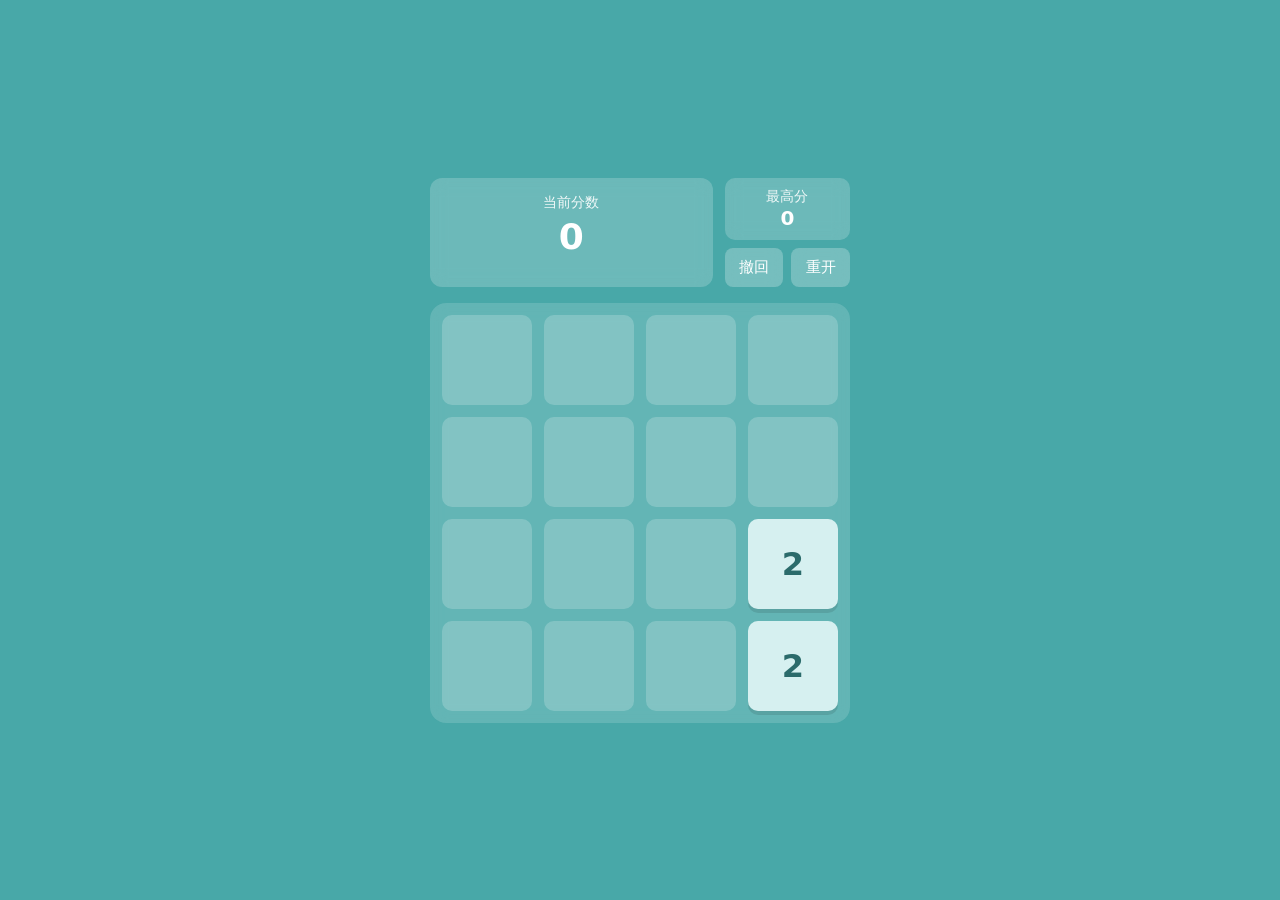
<file: game2048.html>
<!DOCTYPE html>
<html lang="zh-CN">
<head>
    <meta charset="UTF-8">
    <meta name="viewport" content="width=device-width, initial-scale=1.0, user-scalable=no">
    <title>2048 清新版</title>
    <style>
        * {
            margin: 0;
            padding: 0;
            box-sizing: border-box;
            font-family: 'Segoe UI', system-ui, sans-serif;
            touch-action: none;
        }

        body {
            min-height: 100vh;
            display: flex;
            justify-content: center;
            align-items: center;
            background-color: #48a8a8;
            padding: 20px;
        }

        .game-container {
            width: 100%;
            max-width: 420px;
            display: flex;
            flex-direction: column;
            gap: 16px;
        }

        /* 顶部信息栏 */
        .header {
            display: flex;
            justify-content: space-between;
            gap: 12px;
        }

        .score-box {
            flex: 2;
            background: rgba(255, 255, 255, 0.2);
            backdrop-filter: blur(8px);
            border-radius: 12px;
            padding: 16px;
            text-align: center;
            color: white;
        }

        .score-label {
            font-size: 14px;
            opacity: 0.9;
            margin-bottom: 4px;
        }

        .score-value {
            font-size: 36px;
            font-weight: 700;
        }

        .side-controls {
            flex: 1;
            display: flex;
            flex-direction: column;
            gap: 8px;
        }

        .best-score {
            background: rgba(255, 255, 255, 0.2);
            backdrop-filter: blur(8px);
            border-radius: 10px;
            padding: 10px;
            text-align: center;
            color: white;
        }

        .best-score .label {
            font-size: 14px;
            opacity: 0.9;
        }

        .best-score .value {
            font-size: 20px;
            font-weight: 700;
        }

        .btn-group {
            display: flex;
            gap: 8px;
        }

        .btn {
            flex: 1;
            padding: 10px 0;
            background: rgba(255, 255, 255, 0.25);
            backdrop-filter: blur(8px);
            border: none;
            border-radius: 8px;
            color: white;
            font-size: 15px;
            font-weight: 500;
            cursor: pointer;
            transition: background 0.2s;
        }

        .btn:hover {
            background: rgba(255, 255, 255, 0.35);
        }

        .btn:active {
            transform: scale(0.98);
        }

        /* 游戏网格面板 */
        .game-board {
            position: relative;
            background: rgba(255, 255, 255, 0.15);
            backdrop-filter: blur(8px);
            border-radius: 16px;
            padding: 12px;
            aspect-ratio: 1 / 1;
        }

        .grid-container {
            display: grid;
            grid-template-columns: repeat(4, 1fr);
            grid-template-rows: repeat(4, 1fr);
            gap: 12px;
            width: 100%;
            height: 100%;
        }

        .grid-cell {
            background: rgba(255, 255, 255, 0.2);
            border-radius: 10px;
        }

        /* 方块层 */
        .tiles-layer {
            position: absolute;
            top: 12px;
            left: 12px;
            right: 12px;
            bottom: 12px;
            pointer-events: none;
        }

        .tile {
            position: absolute;
            border-radius: 10px;
            display: flex;
            justify-content: center;
            align-items: center;
            font-size: 32px;
            font-weight: 700;
            color: white;
            box-shadow: 0 4px 0 rgba(0, 0, 0, 0.1);
            transition: all 0.15s ease;
        }

        /* 低饱和度方块配色 */
        .tile-2 { background-color: #d6f0f0; color: #2b6b6b; }
        .tile-4 { background-color: #a8e0e6; color: #2b6b6b; }
        .tile-8 { background-color: #62b8e0; }
        .tile-16 { background-color: #4a9fdd; }
        .tile-32 { background-color: #2577c7; }
        .tile-64 { background-color: #1d5fa8; }
        .tile-128 { background-color: #304fb8; font-size: 28px; }
        .tile-256 { background-color: #5544b5; font-size: 28px; }
        .tile-512 { background-color: #773eaf; font-size: 28px; }
        .tile-1024 { background-color: #8e3aa5; font-size: 24px; }
        .tile-2048 { background-color: #9f44a3; font-size: 24px; }
        .tile-4096 { background-color: #ad529c; font-size: 24px; }
        .tile-8192 { background-color: #b86494; font-size: 24px; }
        .tile-super { background-color: #c0748e; font-size: 20px; }

        /* 新方块出现动画 */
        .tile-new {
            animation: appear 0.2s ease;
        }

        @keyframes appear {
            0% { transform: scale(0); opacity: 0; }
            100% { transform: scale(1); opacity: 1; }
        }

        /* 游戏结束遮罩 */
        .game-overlay {
            position: absolute;
            top: 0;
            left: 0;
            width: 100%;
            height: 100%;
            background: rgba(72, 168, 168, 0.75);
            backdrop-filter: blur(4px);
            border-radius: 16px;
            display: none;
            flex-direction: column;
            justify-content: center;
            align-items: center;
            gap: 20px;
            z-index: 10;
        }

        .game-overlay h2 {
            color: white;
            font-size: 32px;
            margin: 0;
        }

        .game-overlay p {
            color: rgba(255,255,255,0.95);
            font-size: 18px;
            margin: 0;
        }

        .game-overlay .overlay-btn {
            padding: 12px 36px;
            font-size: 16px;
            background: rgba(255,255,255,0.3);
            backdrop-filter: blur(8px);
            border: none;
            border-radius: 8px;
            color: white;
            font-weight: 500;
            cursor: pointer;
            transition: background 0.2s;
        }

        .game-overlay .overlay-btn:hover {
            background: rgba(255,255,255,0.4);
        }

        /* 移动端字体适配 */
        @media (max-width: 400px) {
            .score-value {
                font-size: 28px;
            }
            .tile {
                font-size: 26px;
            }
            .tile-128, .tile-256, .tile-512 {
                font-size: 22px;
            }
            .tile-1024, .tile-2048 {
                font-size: 18px;
            }
        }
    </style>
</head>
<body>
    <div class="game-container">
        <div class="header">
            <div class="score-box">
                <div class="score-label">当前分数</div>
                <div class="score-value" id="score">0</div>
            </div>
            <div class="side-controls">
                <div class="best-score">
                    <div class="label">最高分</div>
                    <div class="value" id="bestScore">0</div>
                </div>
                <div class="btn-group">
                    <button class="btn" id="undoBtn">撤回</button>
                    <button class="btn" id="restartBtnTop">重开</button>
                </div>
            </div>
        </div>

        <div class="game-board">
            <div class="grid-container">
                <div class="grid-cell"></div><div class="grid-cell"></div>
                <div class="grid-cell"></div><div class="grid-cell"></div>
                <div class="grid-cell"></div><div class="grid-cell"></div>
                <div class="grid-cell"></div><div class="grid-cell"></div>
                <div class="grid-cell"></div><div class="grid-cell"></div>
                <div class="grid-cell"></div><div class="grid-cell"></div>
                <div class="grid-cell"></div><div class="grid-cell"></div>
                <div class="grid-cell"></div><div class="grid-cell"></div>
            </div>
            <div class="tiles-layer" id="tilesLayer"></div>

            <div class="game-overlay" id="gameOverlay">
                <h2>游戏结束</h2>
                <p id="finalScore">最终得分：0</p>
                <button class="overlay-btn" id="restartBtn">重新开始</button>
            </div>
        </div>
    </div>

    <script>
        class Game2048 {
            constructor() {
                this.gridSize = 4;
                this.grid = [];
                this.score = 0;
                this.bestScore = parseInt(localStorage.getItem('2048_best')) || 0;
                this.history = null;
                this.isGameOver = false;
                this.tilesLayer = document.getElementById('tilesLayer');
                this.tileSize = 0;
                this.gap = 12;

                this.init();
                this.bindEvents();
                window.addEventListener('resize', () => this.render());
            }

            // 初始化游戏
            init() {
                this.grid = Array(this.gridSize).fill().map(() => Array(this.gridSize).fill(0));
                this.score = 0;
                this.isGameOver = false;
                this.history = null;

                this.addRandomTile();
                this.addRandomTile();

                this.updateScore();
                this.render();
                this.hideOverlay();
            }

            // 随机生成新方块
            addRandomTile() {
                const emptyCells = [];
                for (let r = 0; r < this.gridSize; r++) {
                    for (let c = 0; c < this.gridSize; c++) {
                        if (this.grid[r][c] === 0) {
                            emptyCells.push({r, c});
                        }
                    }
                }
                if (emptyCells.length === 0) return false;

                const { r, c } = emptyCells[Math.floor(Math.random() * emptyCells.length)];
                this.grid[r][c] = Math.random() < 0.9 ? 2 : 4;
                return { r, c };
            }

            // 保存历史状态用于撤回
            saveHistory() {
                this.history = {
                    grid: this.grid.map(row => [...row]),
                    score: this.score
                };
            }

            // 撤回操作
            undo() {
                if (!this.history) return;
                if (this.isGameOver) {
                    this.isGameOver = false;
                    this.hideOverlay();
                }
                this.grid = this.history.grid.map(row => [...row]);
                this.score = this.history.score;
                this.history = null;
                this.updateScore();
                this.render();
            }

            // 单行左移核心逻辑
            slideRowLeft(row) {
                let filtered = row.filter(val => val !== 0);
                for (let i = 0; i < filtered.length - 1; i++) {
                    if (filtered[i] === filtered[i + 1]) {
                        filtered[i] *= 2;
                        this.score += filtered[i];
                        filtered[i + 1] = 0;
                        i++;
                    }
                }
                filtered = filtered.filter(val => val !== 0);
                while (filtered.length < this.gridSize) filtered.push(0);
                return filtered;
            }

            // 四个方向移动
            move(direction) {
                if (this.isGameOver) return;

                const oldGrid = this.grid.map(row => [...row]);
                const oldScore = this.score;

                if (direction === 'left') {
                    for (let r = 0; r < this.gridSize; r++) {
                        this.grid[r] = this.slideRowLeft(this.grid[r]);
                    }
                } else if (direction === 'right') {
                    for (let r = 0; r < this.gridSize; r++) {
                        this.grid[r] = this.slideRowLeft([...this.grid[r]].reverse()).reverse();
                    }
                } else if (direction === 'up') {
                    for (let c = 0; c < this.gridSize; c++) {
                        const col = this.grid.map(row => row[c]);
                        const slided = this.slideRowLeft(col);
                        for (let r = 0; r < this.gridSize; r++) this.grid[r][c] = slided[r];
                    }
                } else if (direction === 'down') {
                    for (let c = 0; c < this.gridSize; c++) {
                        const col = this.grid.map(row => row[c]).reverse();
                        const slided = this.slideRowLeft(col).reverse();
                        for (let r = 0; r < this.gridSize; r++) this.grid[r][c] = slided[r];
                    }
                }

                // 判断是否有效移动
                const moved = JSON.stringify(oldGrid) !== JSON.stringify(this.grid);
                if (moved) {
                    // 保存移动前的状态
                    this.history = { grid: oldGrid, score: oldScore };
                    this.addRandomTile();
                    this.updateScore();
                    this.render();
                    if (this.checkGameOver()) this.showGameOver();
                }
            }

            // 检测游戏结束
            checkGameOver() {
                // 有空格则未结束
                for (let r = 0; r < this.gridSize; r++) {
                    for (let c = 0; c < this.gridSize; c++) {
                        if (this.grid[r][c] === 0) return false;
                    }
                }
                // 横向可合并
                for (let r = 0; r < this.gridSize; r++) {
                    for (let c = 0; c < this.gridSize - 1; c++) {
                        if (this.grid[r][c] === this.grid[r][c + 1]) return false;
                    }
                }
                // 纵向可合并
                for (let c = 0; c < this.gridSize; c++) {
                    for (let r = 0; r < this.gridSize - 1; r++) {
                        if (this.grid[r][c] === this.grid[r + 1][c]) return false;
                    }
                }
                return true;
            }

            showGameOver() {
                this.isGameOver = true;
                document.getElementById('finalScore').textContent = `最终得分：${this.score}`;
                document.getElementById('gameOverlay').style.display = 'flex';
            }

            hideOverlay() {
                document.getElementById('gameOverlay').style.display = 'none';
            }

            // 更新分数显示
            updateScore() {
                document.getElementById('score').textContent = this.score;
                if (this.score > this.bestScore) {
                    this.bestScore = this.score;
                    localStorage.setItem('2048_best', this.bestScore);
                }
                document.getElementById('bestScore').textContent = this.bestScore;
            }

            // 渲染所有方块
            render() {
                const layerWidth = this.tilesLayer.clientWidth;
                this.tileSize = (layerWidth - this.gap * 3) / 4;

                this.tilesLayer.innerHTML = '';

                for (let r = 0; r < this.gridSize; r++) {
                    for (let c = 0; c < this.gridSize; c++) {
                        const value = this.grid[r][c];
                        if (value === 0) continue;

                        const tile = document.createElement('div');
                        const valueClass = value <= 8192 ? `tile-${value}` : 'tile-super';
                        tile.className = `tile ${valueClass}`;
                        tile.textContent = value;

                        tile.style.width = this.tileSize + 'px';
                        tile.style.height = this.tileSize + 'px';
                        tile.style.left = (c * (this.tileSize + this.gap)) + 'px';
                        tile.style.top = (r * (this.tileSize + this.gap)) + 'px';

                        this.tilesLayer.appendChild(tile);
                    }
                }
            }

            // 绑定所有事件
            bindEvents() {
                // 键盘控制
                document.addEventListener('keydown', (e) => {
                    const keyMap = {
                        ArrowLeft: 'left',
                        ArrowRight: 'right',
                        ArrowUp: 'up',
                        ArrowDown: 'down'
                    };
                    if (keyMap[e.key]) {
                        e.preventDefault();
                        this.move(keyMap[e.key]);
                    }
                });

                // 触屏滑动控制
                const board = document.querySelector('.game-board');
                let startX = 0, startY = 0;
                const minSwipeDistance = 30;

                board.addEventListener('touchstart', (e) => {
                    startX = e.touches[0].clientX;
                    startY = e.touches[0].clientY;
                }, { passive: false });

                board.addEventListener('touchend', (e) => {
                    const endX = e.changedTouches[0].clientX;
                    const endY = e.changedTouches[0].clientY;
                    const dx = endX - startX;
                    const dy = endY - startY;

                    if (Math.abs(dx) > Math.abs(dy)) {
                        if (Math.abs(dx) > minSwipeDistance) {
                            this.move(dx > 0 ? 'right' : 'left');
                        }
                    } else {
                        if (Math.abs(dy) > minSwipeDistance) {
                            this.move(dy > 0 ? 'down' : 'up');
                        }
                    }
                    e.preventDefault();
                }, { passive: false });

                // 撤回按钮
                document.getElementById('undoBtn').addEventListener('click', () => {
                    this.undo();
                });

                // 顶部重开按钮
                document.getElementById('restartBtnTop').addEventListener('click', () => {
                    if (confirm('确定要重新开始吗？')) {
                        this.init();
                    }
                });

                // 结束弹窗重开按钮
                document.getElementById('restartBtn').addEventListener('click', () => {
                    this.init();
                });
            }
        }

        // 启动游戏
        window.addEventListener('load', () => {
            const game = new Game2048();
            // 确保布局完成后正确渲染
            setTimeout(() => game.render(), 50);
        });
    </script>
</body>
</html>
</file>
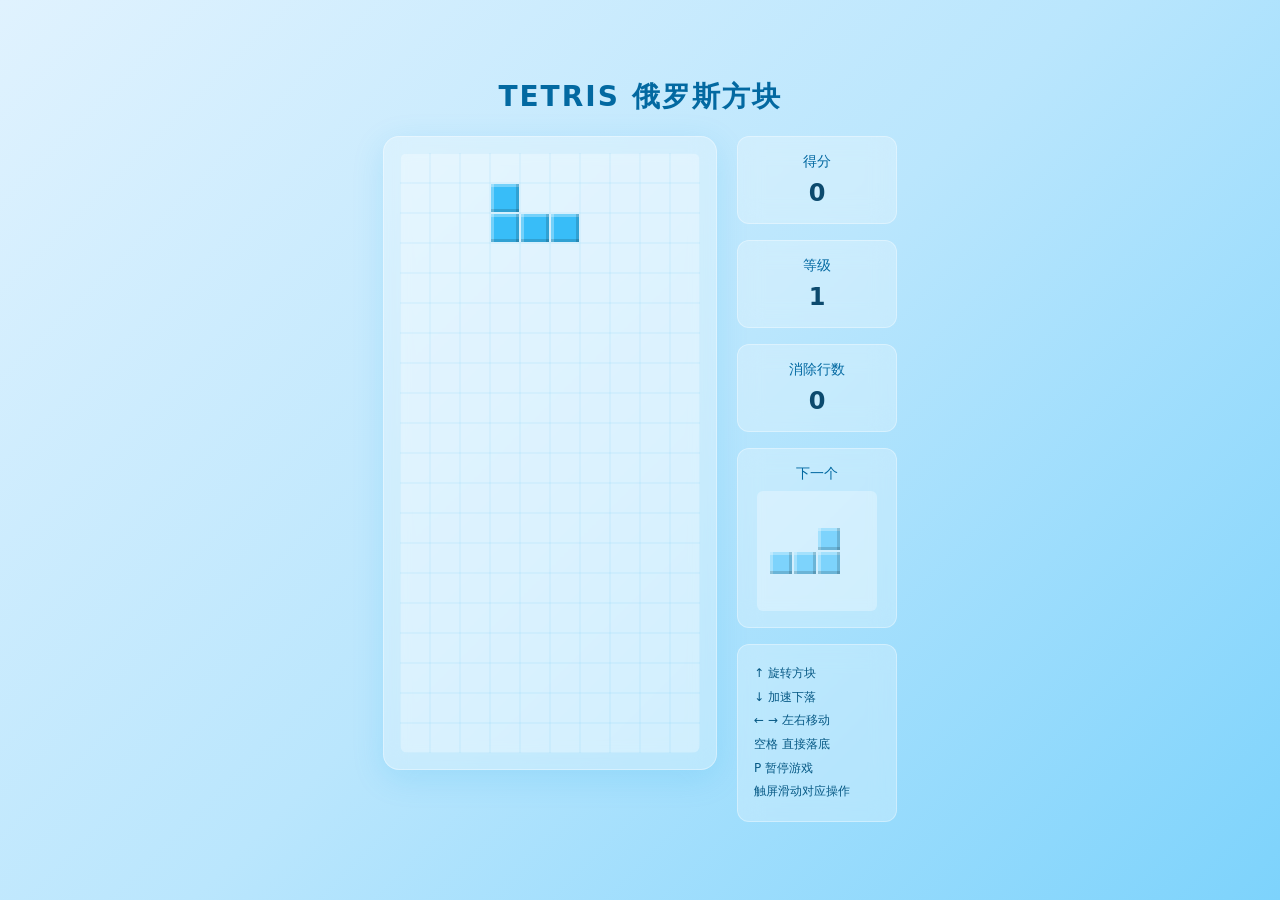
<file: tetris.html>
<!DOCTYPE html>
<html lang="zh-CN">
<head>
    <meta charset="UTF-8">
    <meta name="viewport" content="width=device-width, initial-scale=1.0, user-scalable=no">
    <title>蓝色毛玻璃俄罗斯方块</title>
    <style>
        * {
            margin: 0;
            padding: 0;
            box-sizing: border-box;
            font-family: 'Segoe UI', system-ui, sans-serif;
        }

        body {
            min-height: 100vh;
            display: flex;
            justify-content: center;
            align-items: center;
            background: linear-gradient(135deg, #e0f2fe 0%, #bae6fd 50%, #7dd3fc 100%);
            padding: 20px;
            overflow: hidden;
            touch-action: none;
        }

        .game-container {
            display: flex;
            flex-direction: column;
            align-items: center;
            gap: 20px;
        }

        .game-title {
            font-size: 28px;
            font-weight: 600;
            color: #0369a1;
            letter-spacing: 2px;
        }

        .game-main {
            display: flex;
            gap: 20px;
            align-items: flex-start;
        }

        /* 游戏区域毛玻璃容器 */
        .game-board-wrapper {
            padding: 16px;
            background: rgba(255, 255, 255, 0.25);
            backdrop-filter: blur(12px);
            -webkit-backdrop-filter: blur(12px);
            border: 1px solid rgba(255, 255, 255, 0.35);
            border-radius: 16px;
            box-shadow: 0 8px 32px rgba(14, 165, 233, 0.15);
        }

        #gameCanvas {
            display: block;
            background: rgba(255, 255, 255, 0.3);
            border-radius: 8px;
        }

        /* 侧边信息面板 */
        .side-panel {
            display: flex;
            flex-direction: column;
            gap: 16px;
            width: 160px;
        }

        .info-card {
            padding: 16px;
            background: rgba(255, 255, 255, 0.25);
            backdrop-filter: blur(12px);
            -webkit-backdrop-filter: blur(12px);
            border: 1px solid rgba(255, 255, 255, 0.35);
            border-radius: 12px;
            text-align: center;
        }

        .info-card .label {
            font-size: 14px;
            color: #0369a1;
            margin-bottom: 8px;
            font-weight: 500;
        }

        .info-card .value {
            font-size: 24px;
            font-weight: 700;
            color: #0c4a6e;
        }

        #nextCanvas {
            display: block;
            margin: 0 auto;
            background: rgba(255, 255, 255, 0.3);
            border-radius: 6px;
        }

        .controls-hint {
            font-size: 12px;
            color: #075985;
            line-height: 1.8;
            text-align: left;
        }

        .controls-hint p {
            margin: 2px 0;
        }

        /* 游戏结束/暂停遮罩 */
        .game-overlay {
            position: fixed;
            top: 0;
            left: 0;
            width: 100%;
            height: 100%;
            background: rgba(14, 165, 233, 0.2);
            backdrop-filter: blur(8px);
            display: none;
            justify-content: center;
            align-items: center;
            z-index: 100;
        }

        .overlay-content {
            padding: 40px 60px;
            background: rgba(255, 255, 255, 0.9);
            border-radius: 16px;
            text-align: center;
            box-shadow: 0 8px 32px rgba(14, 165, 233, 0.2);
        }

        .overlay-content h2 {
            color: #0c4a6e;
            margin-bottom: 16px;
            font-size: 28px;
        }

        .overlay-content p {
            color: #0369a1;
            margin-bottom: 24px;
            font-size: 16px;
        }

        .restart-btn {
            padding: 12px 32px;
            background: #0ea5e9;
            color: white;
            border: none;
            border-radius: 8px;
            font-size: 16px;
            cursor: pointer;
            transition: background 0.3s;
        }

        .restart-btn:hover {
            background: #0284c7;
        }

        /* 移动端适配 */
        @media (max-width: 600px) {
            .game-main {
                flex-direction: column;
                align-items: center;
            }
            .side-panel {
                width: 100%;
                flex-direction: row;
                flex-wrap: wrap;
                justify-content: center;
            }
            .info-card {
                flex: 1;
                min-width: 80px;
            }
            .controls-hint {
                display: none;
            }
        }
    </style>
</head>
<body>
    <div class="game-container">
        <h1 class="game-title">TETRIS 俄罗斯方块</h1>
        <div class="game-main">
            <div class="game-board-wrapper">
                <canvas id="gameCanvas" width="300" height="600"></canvas>
            </div>
            <div class="side-panel">
                <div class="info-card">
                    <div class="label">得分</div>
                    <div class="value" id="scoreValue">0</div>
                </div>
                <div class="info-card">
                    <div class="label">等级</div>
                    <div class="value" id="levelValue">1</div>
                </div>
                <div class="info-card">
                    <div class="label">消除行数</div>
                    <div class="value" id="linesValue">0</div>
                </div>
                <div class="info-card">
                    <div class="label">下一个</div>
                    <canvas id="nextCanvas" width="120" height="120"></canvas>
                </div>
                <div class="info-card controls-hint">
                    <p>↑ 旋转方块</p>
                    <p>↓ 加速下落</p>
                    <p>← → 左右移动</p>
                    <p>空格 直接落底</p>
                    <p>P 暂停游戏</p>
                    <p>触屏滑动对应操作</p>
                </div>
            </div>
        </div>
    </div>

    <div class="game-overlay" id="gameOverlay">
        <div class="overlay-content">
            <h2 id="overlayTitle">游戏结束</h2>
            <p id="overlayText">最终得分：0</p>
            <button class="restart-btn" id="restartBtn">重新开始</button>
        </div>
    </div>

    <script>
        class Tetris {
            constructor() {
                // 获取画布与绘图上下文
                this.gameCanvas = document.getElementById('gameCanvas');
                this.gameCtx = this.gameCanvas.getContext('2d');
                this.nextCanvas = document.getElementById('nextCanvas');
                this.nextCtx = this.nextCanvas.getContext('2d');

                // 游戏网格基础参数
                this.columns = 10;       // 横向格子数
                this.rows = 20;          // 纵向格子数
                this.blockSize = 30;     // 主游戏方块像素大小
                this.previewBlockSize = 24; // 预览方块像素大小

                // 游戏状态
                this.grid = [];          // 游戏网格，存储已落下的方块颜色
                this.score = 0;          // 当前得分
                this.level = 1;          // 当前等级
                this.totalLines = 0;     // 累计消除行数
                this.isGameOver = false; // 游戏结束标记
                this.isPaused = false;   // 暂停标记
                this.dropInterval = 1000;// 自动下落间隔（毫秒）
                this.lastDropTime = 0;   // 上次自动下落时间戳

                // 标准7种俄罗斯方块形状与颜色（蓝色系）
                this.tetrominoTypes = {
                    I: { shape: [[1,1,1,1]], color: '#0ea5e9' },
                    O: { shape: [[1,1],[1,1]], color: '#0284c7' },
                    T: { shape: [[0,1,0],[1,1,1]], color: '#06b6d4' },
                    S: { shape: [[0,1,1],[1,1,0]], color: '#0891b2' },
                    Z: { shape: [[1,1,0],[0,1,1]], color: '#0e7490' },
                    J: { shape: [[1,0,0],[1,1,1]], color: '#38bdf8' },
                    L: { shape: [[0,0,1],[1,1,1]], color: '#7dd3fc' }
                };
                this.typeKeys = Object.keys(this.tetrominoTypes);

                // 当前方块与下一个方块
                this.currentPiece = null;
                this.nextPiece = null;

                // 初始化并启动游戏
                this.initEmptyGrid();
                this.generateNextPiece();
                this.spawnNewPiece();
                this.bindControlEvents();
                this.startGameLoop();
            }

            // 初始化空白游戏网格
            initEmptyGrid() {
                this.grid = Array(this.rows).fill().map(() => Array(this.columns).fill(null));
            }

            // 随机生成下一个预览方块
            generateNextPiece() {
                const randomType = this.typeKeys[Math.floor(Math.random() * this.typeKeys.length)];
                const template = this.tetrominoTypes[randomType];
                this.nextPiece = {
                    shape: template.shape.map(row => [...row]),
                    color: template.color,
                    offsetX: 0,
                    offsetY: 0
                };
                // 计算预览画布居中偏移
                this.nextPiece.offsetX = Math.floor((4 - this.nextPiece.shape[0].length) / 2);
                this.nextPiece.offsetY = Math.floor((4 - this.nextPiece.shape.length) / 2);
            }

            // 生成新的当前可操作方块
            spawnNewPiece() {
                // 将预览方块转为当前方块
                this.currentPiece = {
                    shape: this.nextPiece.shape.map(row => [...row]),
                    color: this.nextPiece.color,
                    x: Math.floor((this.columns - this.nextPiece.shape[0].length) / 2),
                    y: 0
                };
                // 生成新的预览方块
                this.generateNextPiece();

                // 生成即碰撞 = 游戏结束
                if (this.checkCollision(this.currentPiece.x, this.currentPiece.y, this.currentPiece.shape)) {
                    this.triggerGameOver();
                }
            }

            // 碰撞检测：指定位置的形状是否越界或与已有方块重叠
            checkCollision(posX, posY, shape) {
                for (let row = 0; row < shape.length; row++) {
                    for (let col = 0; col < shape[row].length; col++) {
                        if (!shape[row][col]) continue;

                        const gridX = posX + col;
                        const gridY = posY + row;

                        // 左右边界与下边界碰撞
                        if (gridX < 0 || gridX >= this.columns || gridY >= this.rows) {
                            return true;
                        }
                        // 顶部超出不判定（方块刚生成时可能部分在顶部外）
                        if (gridY < 0) continue;
                        // 与已落下的方块重叠
                        if (this.grid[gridY][gridX]) {
                            return true;
                        }
                    }
                }
                return false;
            }

            // 顺时针旋转当前方块
            rotatePiece() {
                // O型方块无需旋转
                if (this.currentPiece.shape.length === 2 && this.currentPiece.shape[0].length === 2) {
                    return;
                }

                // 矩阵转置+反转实现顺时针旋转
                const rotatedShape = this.currentPiece.shape[0].map((_, index) =>
                    this.currentPiece.shape.map(row => row[index]).reverse()
                );

                // 无碰撞则应用旋转
                if (!this.checkCollision(this.currentPiece.x, this.currentPiece.y, rotatedShape)) {
                    this.currentPiece.shape = rotatedShape;
                }
            }

            // 水平移动方块
            moveHorizontal(direction) {
                const newX = this.currentPiece.x + direction;
                if (!this.checkCollision(newX, this.currentPiece.y, this.currentPiece.shape)) {
                    this.currentPiece.x = newX;
                }
            }

            // 向下移动一格
            moveDown() {
                const newY = this.currentPiece.y + 1;
                if (!this.checkCollision(this.currentPiece.x, newY, this.currentPiece.shape)) {
                    this.currentPiece.y = newY;
                    return true;
                } else {
                    this.lockPieceToGrid();
                    return false;
                }
            }

            // 硬降：直接落到底部
            hardDrop() {
                while (this.moveDown()) {
                    this.score += 2;
                }
                this.updateUI();
            }

            // 将当前方块锁定到网格中
            lockPieceToGrid() {
                for (let row = 0; row < this.currentPiece.shape.length; row++) {
                    for (let col = 0; col < this.currentPiece.shape[row].length; col++) {
                        if (this.currentPiece.shape[row][col]) {
                            const gridY = this.currentPiece.y + row;
                            const gridX = this.currentPiece.x + col;
                            if (gridY >= 0) {
                                this.grid[gridY][gridX] = this.currentPiece.color;
                            }
                        }
                    }
                }
                this.clearFullLines();
                this.spawnNewPiece();
            }

            // 检测并消除满行，更新得分与等级
            clearFullLines() {
                let clearedCount = 0;

                // 从下往上遍历每一行
                for (let row = this.rows - 1; row >= 0; row--) {
                    const isLineFull = this.grid[row].every(cell => cell !== null);
                    if (isLineFull) {
                        this.grid.splice(row, 1);
                        this.grid.unshift(Array(this.columns).fill(null));
                        clearedCount++;
                        row++; // 删除行后需重新检查当前行号
                    }
                }

                if (clearedCount > 0) {
                    // 标准计分规则
                    const scoreMap = [0, 100, 300, 500, 800];
                    this.score += scoreMap[clearedCount] * this.level;
                    this.totalLines += clearedCount;

                    // 每消除10行提升一级，下落速度加快
                    const newLevel = Math.floor(this.totalLines / 10) + 1;
                    if (newLevel > this.level) {
                        this.level = newLevel;
                        this.dropInterval = Math.max(100, 1000 - (this.level - 1) * 100);
                    }

                    this.updateUI();
                }
            }

            // 绘制单个带立体效果的方块
            drawBlock(ctx, x, y, color, size) {
                // 方块主体
                ctx.fillStyle = color;
                ctx.fillRect(x + 1, y + 1, size - 2, size - 2);
                // 顶部高光
                ctx.fillStyle = 'rgba(255, 255, 255, 0.3)';
                ctx.fillRect(x + 1, y + 1, size - 2, 3);
                ctx.fillRect(x + 1, y + 1, 3, size - 2);
                // 底部阴影
                ctx.fillStyle = 'rgba(0, 0, 0, 0.15)';
                ctx.fillRect(x + size - 4, y + 1, 3, size - 2);
                ctx.fillRect(x + 1, y + size - 4, size - 2, 3);
            }

            // 绘制主游戏画面
            renderGameBoard() {
                // 清空画布
                this.gameCtx.clearRect(0, 0, this.gameCanvas.width, this.gameCanvas.height);

                // 绘制淡蓝色网格线
                this.gameCtx.strokeStyle = 'rgba(14, 165, 233, 0.1)';
                this.gameCtx.lineWidth = 1;
                for (let i = 0; i <= this.columns; i++) {
                    this.gameCtx.beginPath();
                    this.gameCtx.moveTo(i * this.blockSize, 0);
                    this.gameCtx.lineTo(i * this.blockSize, this.gameCanvas.height);
                    this.gameCtx.stroke();
                }
                for (let i = 0; i <= this.rows; i++) {
                    this.gameCtx.beginPath();
                    this.gameCtx.moveTo(0, i * this.blockSize);
                    this.gameCtx.lineTo(this.gameCanvas.width, i * this.blockSize);
                    this.gameCtx.stroke();
                }

                // 绘制已落下的方块
                for (let row = 0; row < this.rows; row++) {
                    for (let col = 0; col < this.columns; col++) {
                        if (this.grid[row][col]) {
                            this.drawBlock(
                                this.gameCtx,
                                col * this.blockSize,
                                row * this.blockSize,
                                this.grid[row][col],
                                this.blockSize
                            );
                        }
                    }
                }

                // 绘制当前活动方块
                if (this.currentPiece) {
                    for (let row = 0; row < this.currentPiece.shape.length; row++) {
                        for (let col = 0; col < this.currentPiece.shape[row].length; col++) {
                            if (this.currentPiece.shape[row][col]) {
                                const drawX = (this.currentPiece.x + col) * this.blockSize;
                                const drawY = (this.currentPiece.y + row) * this.blockSize;
                                if (drawY >= 0) {
                                    this.drawBlock(
                                        this.gameCtx,
                                        drawX,
                                        drawY,
                                        this.currentPiece.color,
                                        this.blockSize
                                    );
                                }
                            }
                        }
                    }
                }
            }

            // 绘制下一个方块预览
            renderNextPiece() {
                this.nextCtx.clearRect(0, 0, this.nextCanvas.width, this.nextCanvas.height);
                if (!this.nextPiece) return;

                for (let row = 0; row < this.nextPiece.shape.length; row++) {
                    for (let col = 0; col < this.nextPiece.shape[row].length; col++) {
                        if (this.nextPiece.shape[row][col]) {
                            const drawX = (this.nextPiece.offsetX + col) * this.previewBlockSize + 12;
                            const drawY = (this.nextPiece.offsetY + row) * this.previewBlockSize + 12;
                            this.drawBlock(
                                this.nextCtx,
                                drawX,
                                drawY,
                                this.nextPiece.color,
                                this.previewBlockSize
                            );
                        }
                    }
                }
            }

            // 更新页面数值显示
            updateUI() {
                document.getElementById('scoreValue').textContent = this.score;
                document.getElementById('levelValue').textContent = this.level;
                document.getElementById('linesValue').textContent = this.totalLines;
            }

            // 游戏结束处理
            triggerGameOver() {
                this.isGameOver = true;
                document.getElementById('overlayTitle').textContent = '游戏结束';
                document.getElementById('overlayText').textContent = `最终得分：${this.score}`;
                document.getElementById('gameOverlay').style.display = 'flex';
            }

            // 切换暂停状态
            togglePause() {
                if (this.isGameOver) return;
                this.isPaused = !this.isPaused;

                if (this.isPaused) {
                    document.getElementById('overlayTitle').textContent = '游戏暂停';
                    document.getElementById('overlayText').textContent = '按 P 键继续游戏';
                    document.getElementById('gameOverlay').style.display = 'flex';
                } else {
                    document.getElementById('gameOverlay').style.display = 'none';
                    this.lastDropTime = performance.now();
                }
            }

            // 重新开始游戏
            restartGame() {
                document.getElementById('gameOverlay').style.display = 'none';
                this.isGameOver = false;
                this.isPaused = false;
                this.score = 0;
                this.level = 1;
                this.totalLines = 0;
                this.dropInterval = 1000;
                this.initEmptyGrid();
                this.generateNextPiece();
                this.spawnNewPiece();
                this.updateUI();
                this.lastDropTime = performance.now();
            }

            // 绑定键盘与触摸控制事件
            bindControlEvents() {
                // 键盘控制
                document.addEventListener('keydown', (e) => {
                    if (this.isGameOver) return;

                    switch(e.key) {
                        case 'ArrowUp':
                            e.preventDefault();
                            if (!this.isPaused) this.rotatePiece();
                            break;
                        case 'ArrowDown':
                            e.preventDefault();
                            if (!this.isPaused) {
                                this.moveDown();
                                this.score += 1;
                                this.updateUI();
                            }
                            break;
                        case 'ArrowLeft':
                            e.preventDefault();
                            if (!this.isPaused) this.moveHorizontal(-1);
                            break;
                        case 'ArrowRight':
                            e.preventDefault();
                            if (!this.isPaused) this.moveHorizontal(1);
                            break;
                        case ' ':
                            e.preventDefault();
                            if (!this.isPaused) this.hardDrop();
                            break;
                        case 'p':
                        case 'P':
                            e.preventDefault();
                            this.togglePause();
                            break;
                    }
                });

                // 触屏滑动控制
                let startX = 0;
                let startY = 0;
                const minSwipeDistance = 30; // 触发滑动的最小距离

                this.gameCanvas.addEventListener('touchstart', (e) => {
                    startX = e.touches[0].clientX;
                    startY = e.touches[0].clientY;
                    e.preventDefault();
                }, { passive: false });

                this.gameCanvas.addEventListener('touchend', (e) => {
                    if (this.isGameOver || this.isPaused) return;

                    const endX = e.changedTouches[0].clientX;
                    const endY = e.changedTouches[0].clientY;
                    const deltaX = endX - startX;
                    const deltaY = endY - startY;

                    // 判断水平或垂直滑动
                    if (Math.abs(deltaX) > Math.abs(deltaY)) {
                        if (Math.abs(deltaX) > minSwipeDistance) {
                            deltaX > 0 ? this.moveHorizontal(1) : this.moveHorizontal(-1);
                        }
                    } else {
                        if (Math.abs(deltaY) > minSwipeDistance) {
                            deltaY > 0 ? this.hardDrop() : this.rotatePiece();
                        }
                    }
                    e.preventDefault();
                }, { passive: false });

                // 重新开始按钮
                document.getElementById('restartBtn').addEventListener('click', () => {
                    this.restartGame();
                });
            }

            // 游戏主循环
            startGameLoop(timestamp = 0) {
                if (!this.isGameOver && !this.isPaused) {
                    if (timestamp - this.lastDropTime > this.dropInterval) {
                        this.moveDown();
                        this.lastDropTime = timestamp;
                    }
                }

                this.renderGameBoard();
                this.renderNextPiece();
                requestAnimationFrame(time => this.startGameLoop(time));
            }
        }

        // 页面加载完成后启动游戏
        window.addEventListener('load', () => {
            new Tetris();
        });
    </script>
</body>
</html>
</file>
